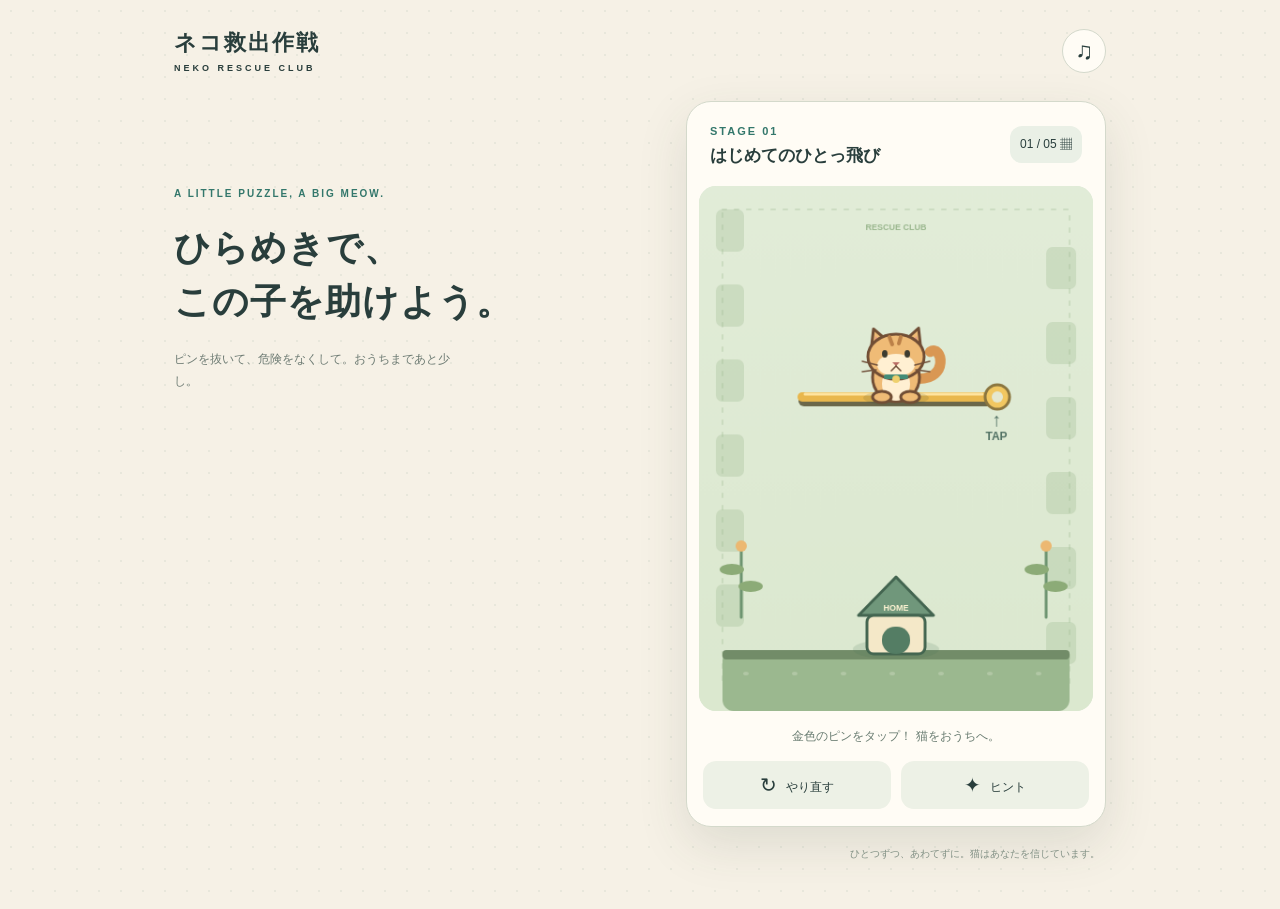
<file: neko-rescue/index.html>
<!doctype html>
<html lang="ja"><head><meta charset="utf-8"><meta name="viewport" content="width=device-width,initial-scale=1,viewport-fit=cover"><meta name="theme-color" content="#f6f1e6"><title>ネコ救出作戦！ | NEKO RESCUE</title><link rel="stylesheet" href="css/style.css"></head>
<body><main class="app"><header><a class="brand" href="./">ネコ救出作戦<span>NEKO RESCUE CLUB</span></a><button id="settings" class="icon" aria-label="音の設定">♫</button></header><section class="intro"><span class="eyebrow">A LITTLE PUZZLE, A BIG MEOW.</span><h1>ひらめきで、<br>この子を助けよう。</h1><p>ピンを抜いて、危険をなくして。おうちまであと少し。</p></section><section class="game"><div class="stage-head"><div><span id="stageNumber">STAGE 01</span><h2 id="stageTitle"></h2></div><button id="stageSelect" aria-label="ステージを選ぶ">01 / 05 ▦</button></div><div class="canvas-wrap"><canvas id="board" width="420" height="560" aria-label="猫を助けるパズル"></canvas><div id="actionButtons" class="action-buttons"></div><div id="result" class="result" hidden><div class="result-card"><div id="stars" class="stars">★ ★ ★</div><h2 id="resultTitle"></h2><p id="resultText"></p><button id="continue" class="primary"></button></div></div></div><div class="message" id="message" aria-live="polite"></div><footer><button id="retry">↻ <span>やり直す</span></button><button id="hint">✦ <span>ヒント</span></button></footer></section><p class="bottom-note">ひとつずつ、あわてずに。猫はあなたを信じています。</p><dialog id="settingsDialog"><h2>音の設定</h2><label>BGM <input id="bgm" type="checkbox"></label><label>効果音 <input id="se" type="checkbox"></label><label>音量 <input id="volume" type="range" min="0" max="1" step="0.05"></label><button class="primary" id="closeSettings">とじる</button></dialog><dialog id="stageDialog"><h2>おうちへの道</h2><div id="stageList"></div><button id="closeStages" class="primary">とじる</button></dialog></main><script src="js/stages.js"></script><script src="js/audio.js"></script><script src="js/game.js"></script></body></html>
</file>
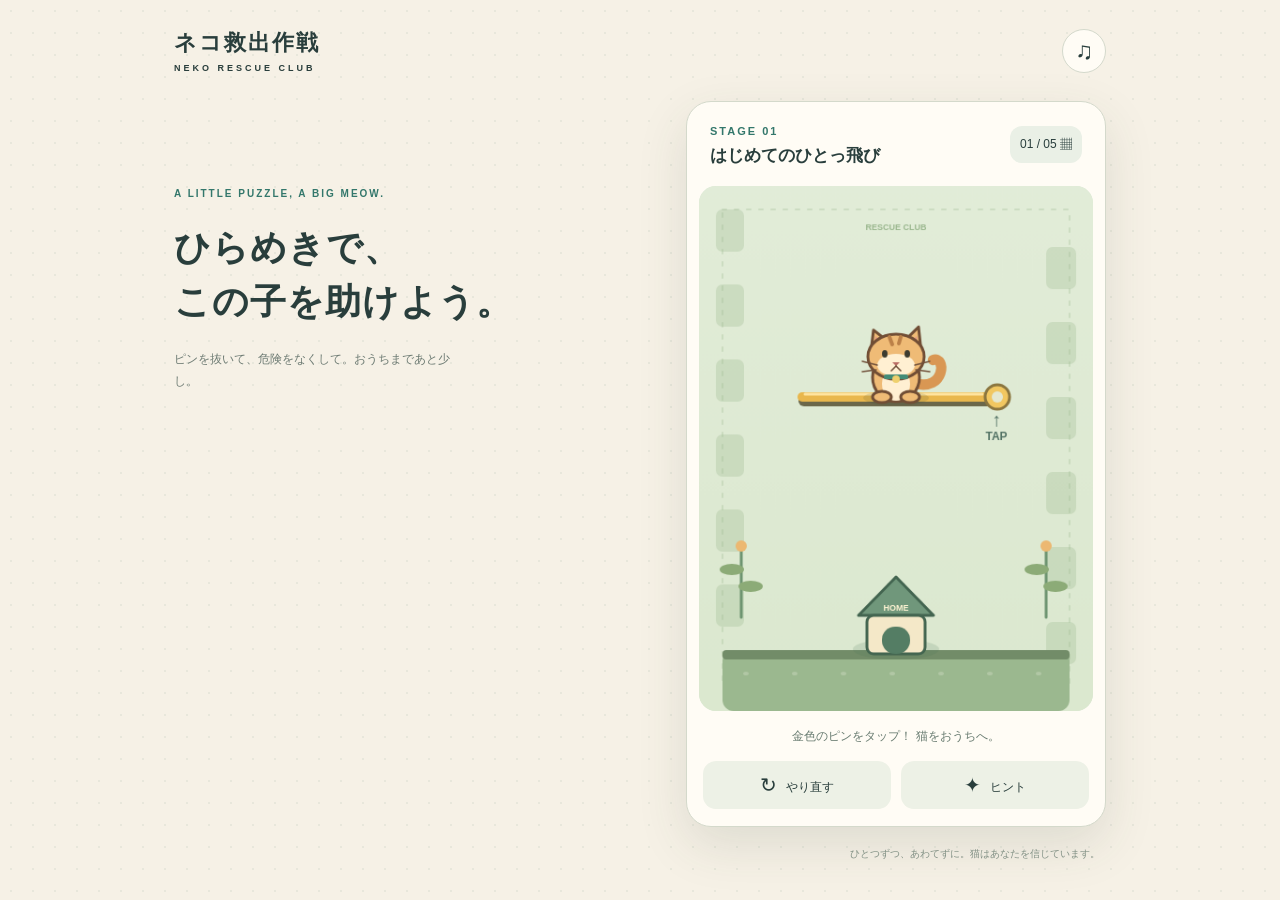
<file: index (1).html>
<!doctype html><html lang="ja"><head><meta charset="utf-8"><meta name="viewport" content="width=device-width,initial-scale=1"><meta http-equiv="refresh" content="0;url=neko-rescue/"><title>ネコ救出作戦！</title></head><body><a href="neko-rescue/">ネコ救出作戦！を開く</a></body></html>
</file>
<file: neko-rescue/css/style.css>
:root{color-scheme:light;--ink:#293e3c;--green:#33776b;--cream:#f6f1e6;--orange:#f1b853}*{box-sizing:border-box}body{margin:0;background:var(--cream);color:var(--ink);font-family:"Segoe UI","Yu Gothic",sans-serif;background-image:radial-gradient(#a2b4a329 1px,transparent 1px);background-size:22px 22px}button,a,input{-webkit-tap-highlight-color:transparent}button{font:inherit;cursor:pointer;touch-action:manipulation;border:0;color:inherit}button:focus-visible,a:focus-visible{outline:3px solid #ed9b37;outline-offset:4px}.app{max-width:980px;margin:auto;padding:28px 24px}header{display:flex;justify-content:space-between;align-items:center}.brand{font-weight:900;font-size:22px;text-decoration:none;color:var(--ink);letter-spacing:2px}.brand span{display:block;font-size:9px;letter-spacing:3px;margin-top:5px}.icon{border:1px solid #d4d9cc;border-radius:50%;width:44px;height:44px;background:#fffcf5;font-size:24px}.intro{position:absolute;margin-top:110px;max-width:380px}.eyebrow{font-size:10px;letter-spacing:2px;color:var(--green);font-weight:800}h1{font-size:36px;line-height:1.5;letter-spacing:1px;margin:20px 0}p{line-height:1.8}.intro p{font-size:12px;max-width:295px;color:#6d7b73}.game{width:420px;margin:28px 0 0 auto;border:1px solid #d4d9cb;border-radius:25px;background:#fffcf5;box-shadow:0 18px 50px #344b3520;overflow:hidden}.stage-head{padding:19px 23px;display:flex;align-items:center;justify-content:space-between}.stage-head span{font-size:11px;letter-spacing:2px;color:var(--green);font-weight:900}.stage-head h2{font-size:17px;margin:5px 0 0}.stage-head button{background:#eaf0e6;padding:10px;border-radius:12px;font-size:12px}.canvas-wrap{position:relative;aspect-ratio:420/560;margin:0 12px;border-radius:17px;overflow:hidden;background:#dfebd9}canvas{width:100%;height:100%;display:block}.action-buttons{position:absolute;inset:0;pointer-events:none}.gimmick{position:absolute;background:transparent;pointer-events:auto;border-radius:12px;min-height:44px;min-width:44px}.gimmick:hover{background:#ffffff20}.gimmick:disabled{pointer-events:none}.result{position:absolute;inset:0;background:#263e3955;display:grid;place-items:center;backdrop-filter:blur(3px)}[hidden]{display:none!important}.result-card{background:#fffdf4;border-radius:24px;padding:32px 24px;text-align:center;width:85%;box-shadow:0 12px 35px #243c3430}.result-card h2{font-size:35px;margin:14px 0 4px;color:var(--green)}.result-card p{font-size:13px}.stars{color:#eeb647;font-size:33px;letter-spacing:4px;animation:pop .5s ease-out}.primary{background:var(--green);color:white;padding:13px 24px;border-radius:13px;width:100%;font-weight:700}.message{min-height:50px;text-align:center;display:grid;align-items:center;font-size:12px;padding:10px 16px;color:#687b70}footer{display:flex;gap:10px;padding:0 16px 17px}footer button{width:50%;padding:12px;background:#edf1e6;border-radius:13px;font-size:20px}footer button span{font-size:12px;vertical-align:middle;margin-left:4px}.bottom-note{text-align:right;font-size:10px;color:#819084;margin:18px 6px}dialog{border:0;border-radius:22px;padding:26px;width:min(90vw,360px);color:var(--ink);background:#fffdf5}dialog::backdrop{background:#183f3866}dialog h2{font-size:22px;margin:0 0 20px}dialog label{display:flex;justify-content:space-between;align-items:center;margin:20px 0}input{accent-color:var(--green)}#stageList{display:grid;gap:8px;margin-bottom:18px}#stageList button{padding:12px;text-align:left;border-radius:10px;background:#edf1e6}#stageList button:disabled{opacity:.45}@keyframes pop{from{transform:scale(.5)}to{transform:scale(1)}}@media(max-width:760px){.app{max-width:460px;padding:18px 12px}.intro{position:static;margin:25px 10px 0}.intro h1{font-size:clamp(19px,5.2vw,26px);line-height:1.35;margin:9px 0}.intro h1 br{display:none}.intro p{display:none}.eyebrow{font-size:8px}.game{width:100%;margin-top:20px}.bottom-note{text-align:center}.brand{font-size:19px}}@media(prefers-reduced-motion:reduce){.stars{animation:none}}
</file>
